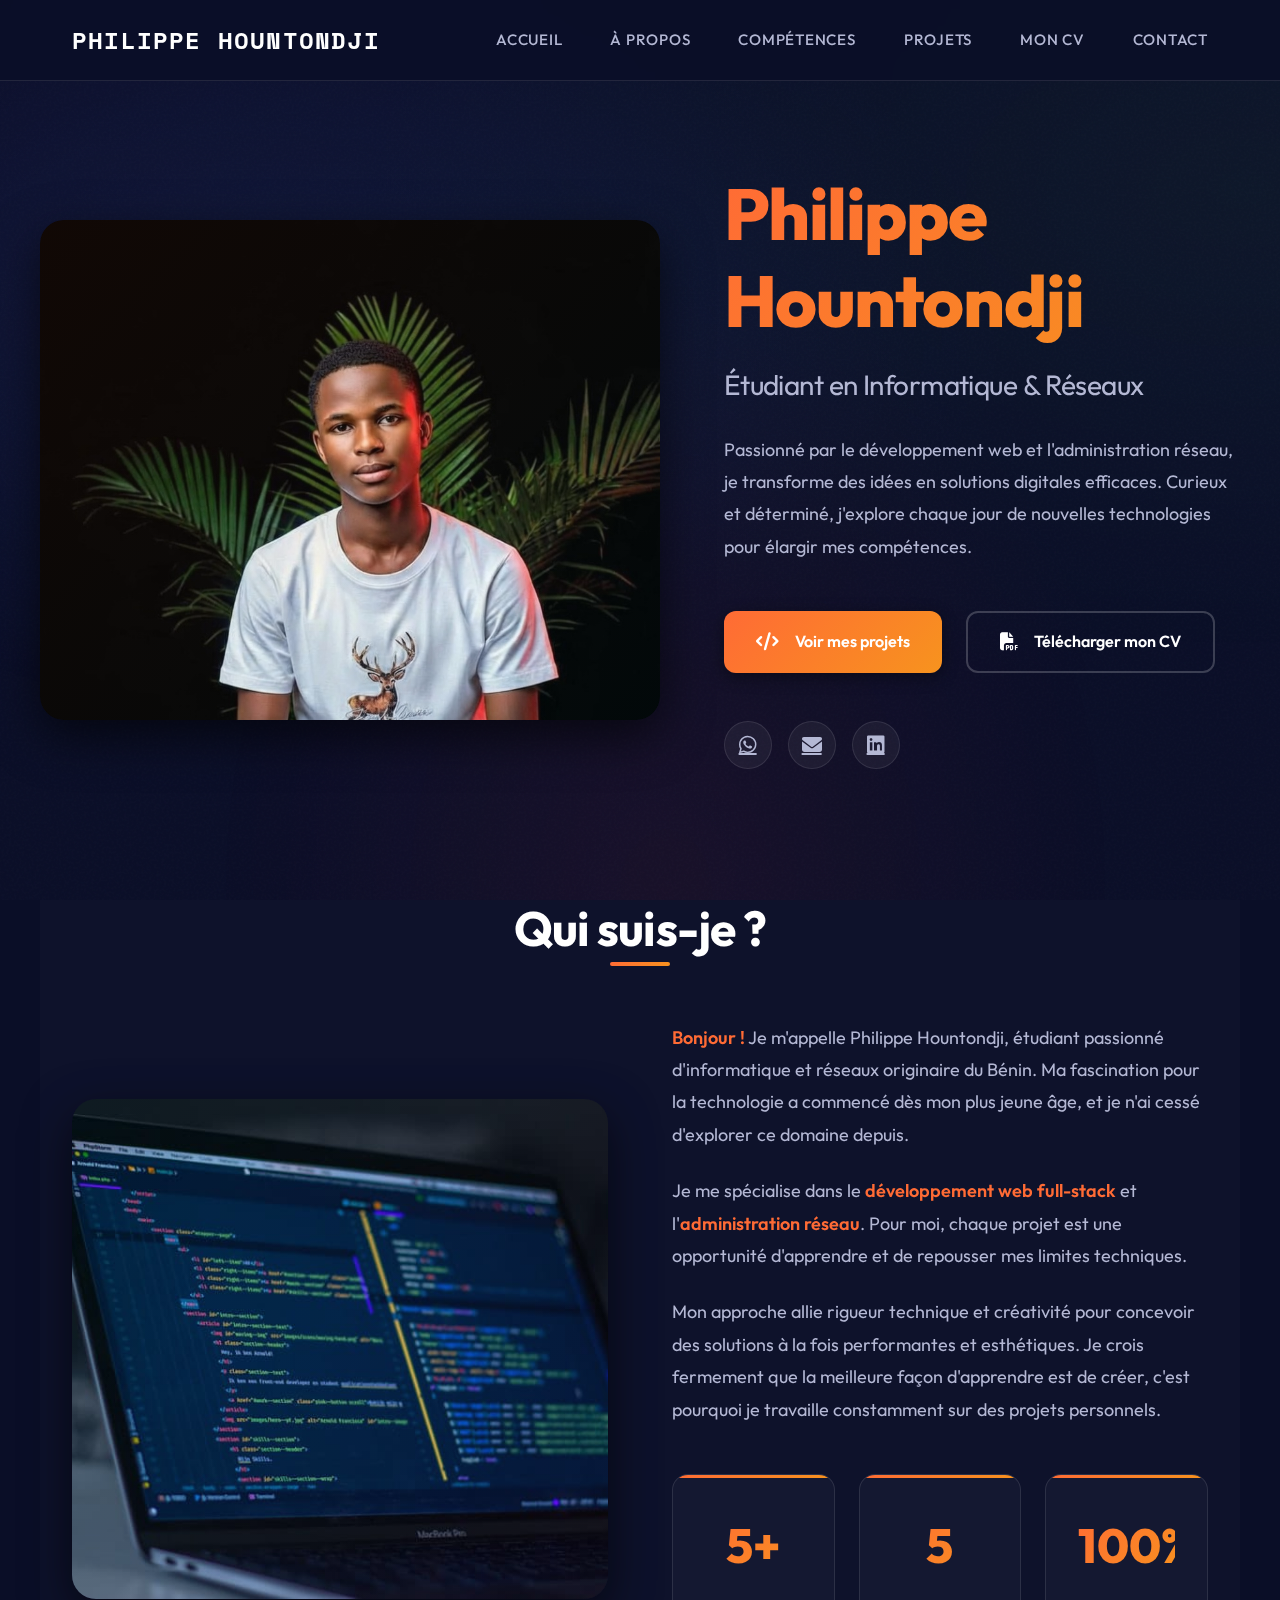
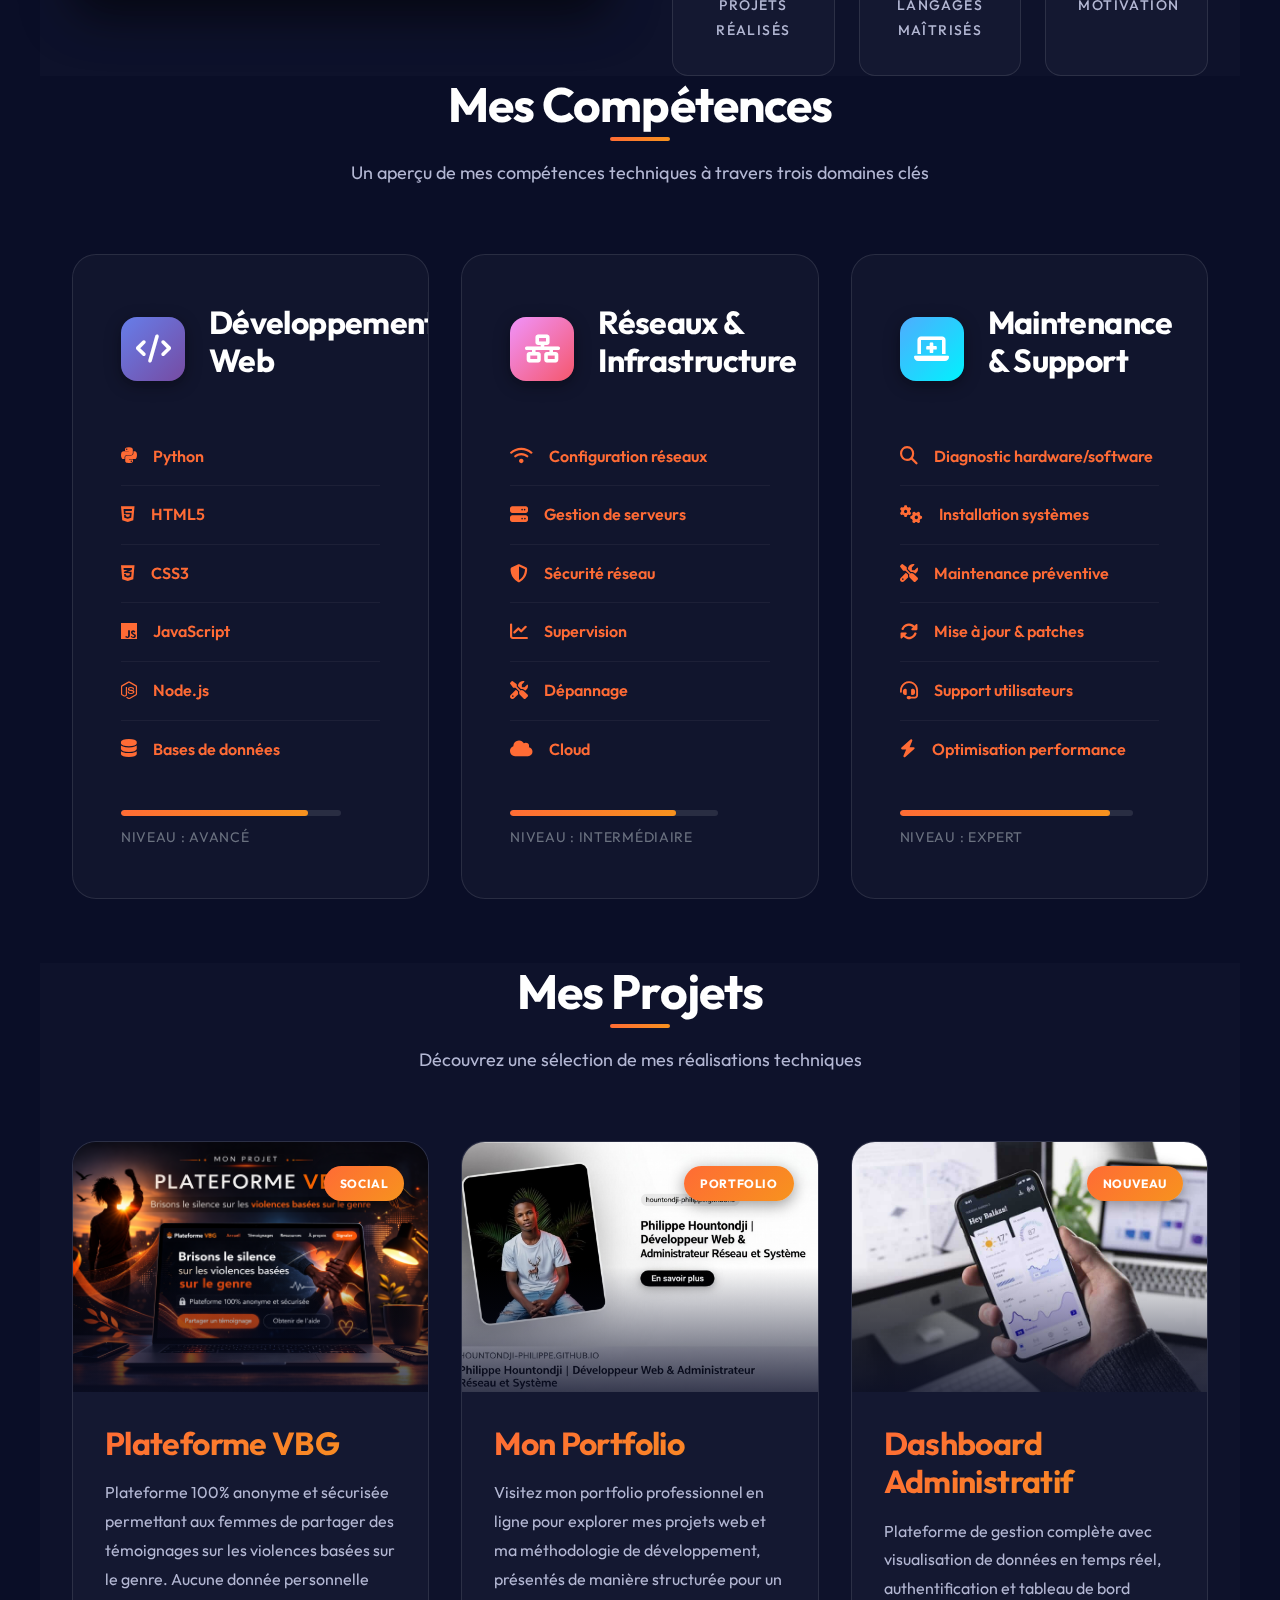
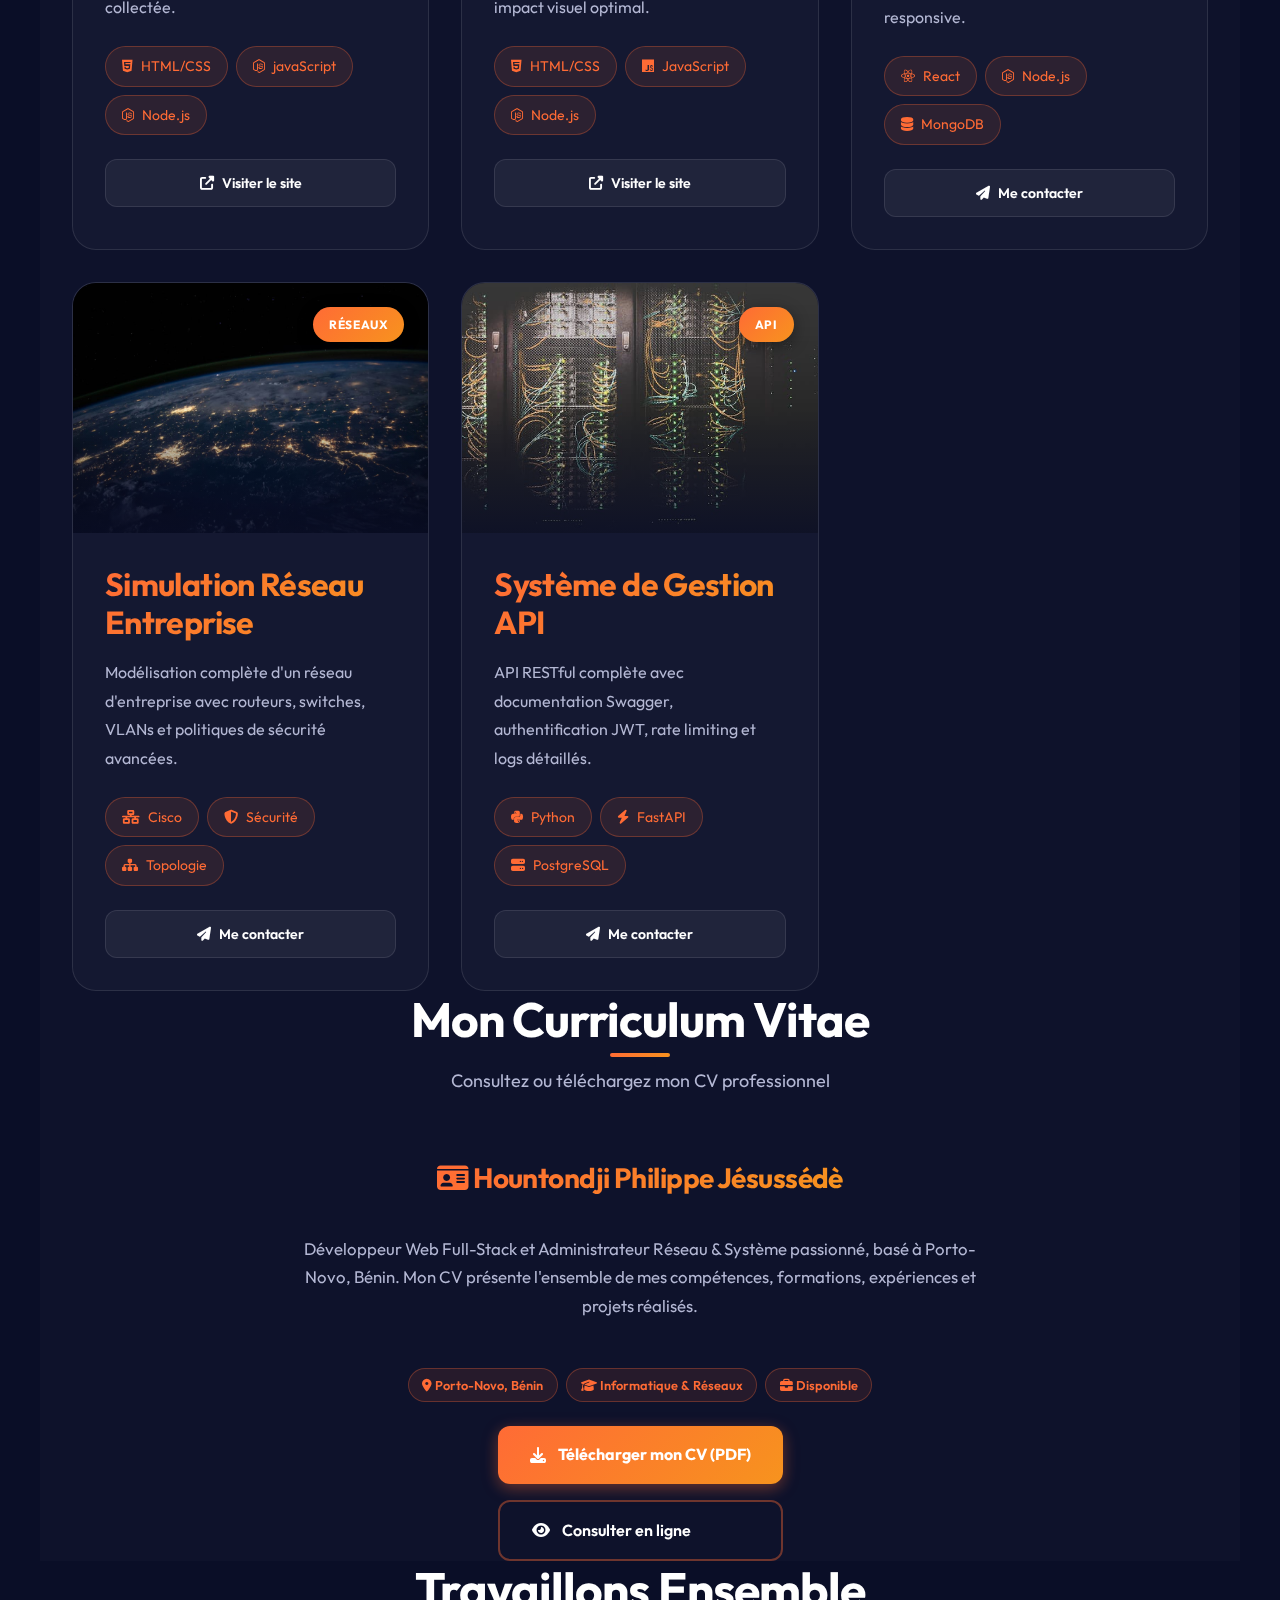
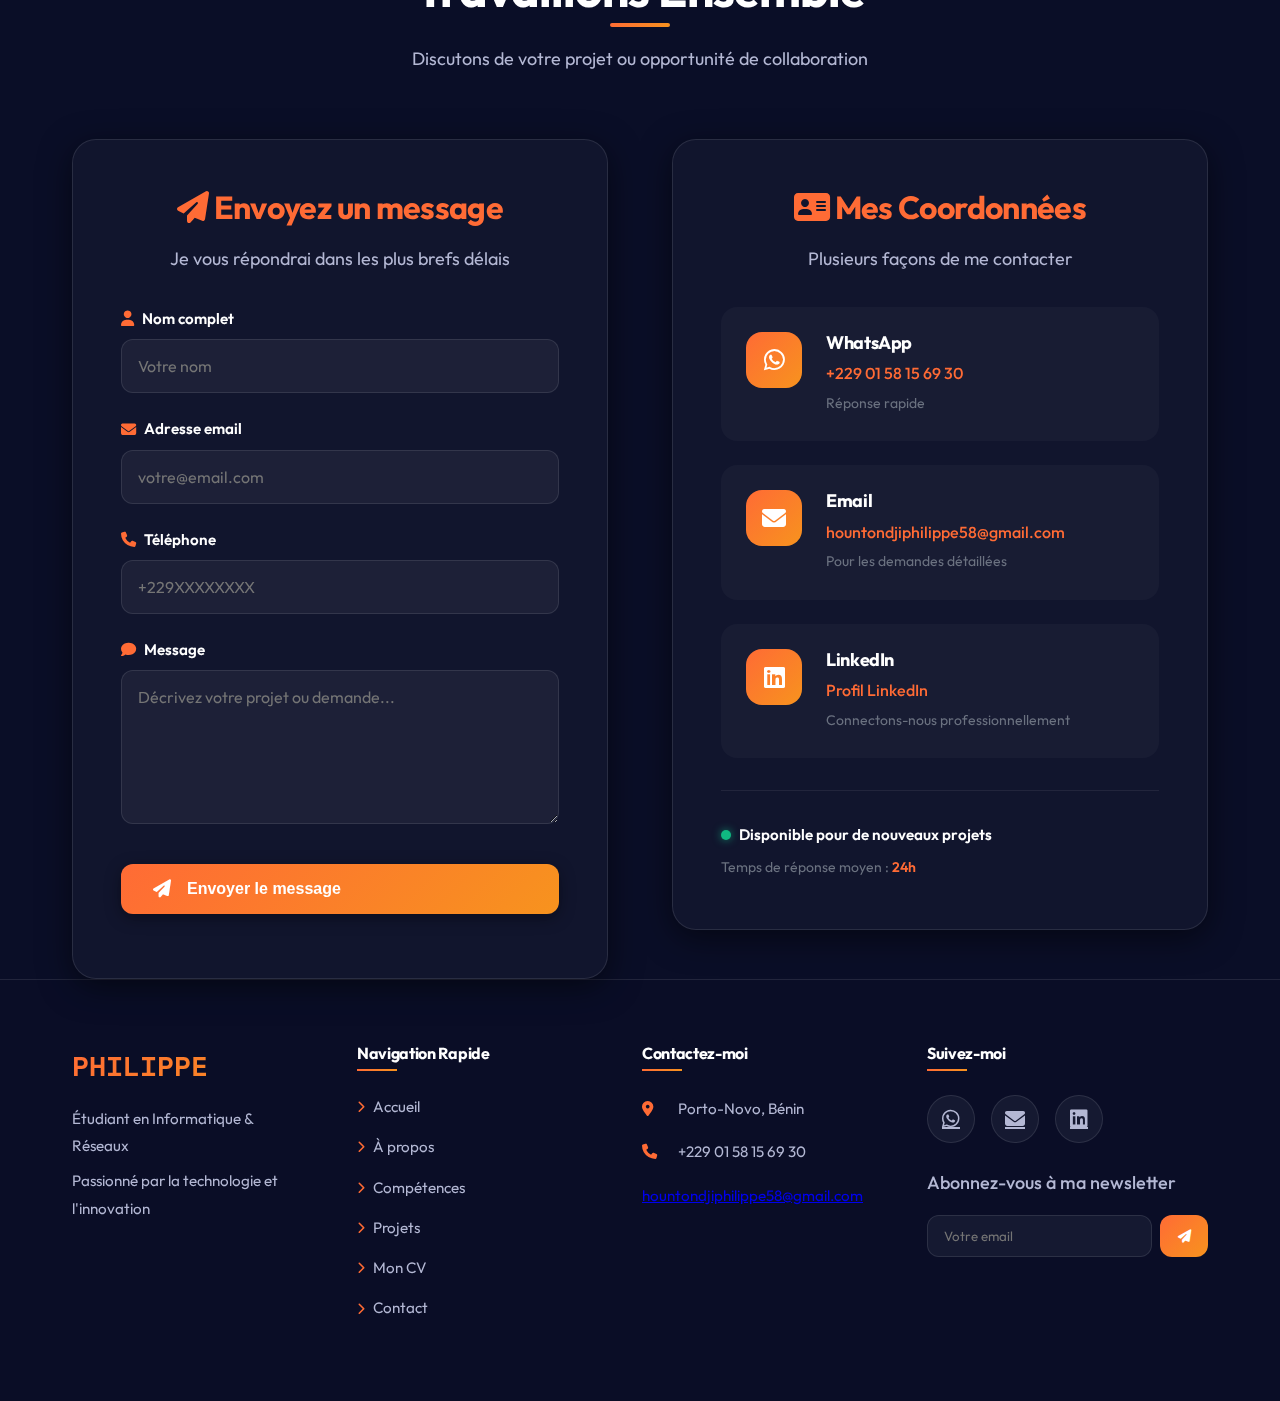
<file: index.html>
<!DOCTYPE html>
<html lang="fr">
<head>
  <meta charset="UTF-8">
  <meta name="viewport" content="width=device-width, initial-scale=1.0">
  <meta http-equiv="X-UA-Compatible" content="IE=edge">
  <meta name="google-site-verification" content="google50f42750b1197bd4" />
  <title>Philippe Hountondji | Développeur Web & Administrateur Réseau et système - Portfolio</title>
  <meta name="description" content="Philippe Hountondji - Étudiant passionné en Informatique & Réseaux au Bénin. Spécialisé en développement web full-stack (Python, JavaScript, Node.js) et administration réseau. Découvrez mon portfolio et mes projets.">
  <meta name="keywords" content="Philippe Hountondji, Hountondji Philippe, développeur web Bénin, administration réseau, portfolio développeur, Python, JavaScript, Node.js, HTML, CSS, étudiant informatique">
  <meta name="author" content="Philippe Hountondji">
  <meta name="robots" content="index, follow">
  <link rel="canonical" href="https://hountondji-philippe.github.io/portfolio/">
  <meta property="og:title" content="Philippe Hountondji | Développeur Web & Administrateur Réseau et Système">
  <meta property="og:description" content="Étudiant passionné en Informatique & Réseaux. Spécialisé en développement web et administration réseau. Découvrez mon portfolio.">
  <meta property="og:type" content="website">
  <meta property="og:url" content="https://hountondji-philippe.github.io/portfolio/">
  <meta property="og:image" content="https://hountondji-philippe.github.io/portfolio/images/image-9.jpg">
  <meta property="og:image:width" content="1200">
  <meta property="og:image:height" content="630">
  <meta name="og:image:alt" content="Développeur web & Administrateur réseau et système Portfolio">
  <meta property="og:site_name" content="Philippe Hountondji Développeur web & Administrateur réseau et système Portfolio">
  <meta property="og:locale" content="fr_FR">
  <meta name="twitter:card" content="summary_large_image">
  <meta name="twitter:title" content="Philippe Hountondji | Développeur Web & Administrateur Réseau et système">
  <meta name="twitter:description" content="Étudiant passionné en Informatique & Réseaux. Découvrez mon portfolio et mes projets.">
  <meta name="twitter:image" content="https://hountondji-philippe.github.io/portfolio/images/image-9.jpg">
  <script type="application/ld+json">
  {
    "@context": "https://schema.org",
    "@type": "Person",
    "name": "Philippe Hountondji",
    "url": "https://hountondji-philippe.github.io/portfolio/",
    "image": "https://hountondji-philippe.github.io/portfolio/images/acceuil.jpeg",
    "jobTitle": "Étudiant en Informatique et Réseaux",
    "description": "Développeur web et administrateur réseau passionné",
    "email": "hountondjiphilippe58@gmail.com",
    "telephone": "+22958156930",
    "address": { "@type": "PostalAddress", "addressCountry": "BJ" },
    "sameAs": [
      "https://www.linkedin.com/in/philippe-hountondji-200ba73a6",
      "https://wa.me/22958156930"
    ],
    "knowsAbout": ["Développement Web", "Python", "JavaScript", "Node.js", "HTML", "CSS", "Administration Réseau", "Sécurité Réseau"],
    "alumniOf": { "@type": "EducationalOrganization", "name": "Formation en Informatique et Réseaux" }
  }
  </script>
  <meta http-equiv="X-Frame-Options" content="DENY">
  <link rel="preconnect" href="https://fonts.googleapis.com">
  <link rel="preconnect" href="https://fonts.gstatic.com" crossorigin>
  <link rel="preload" href="css/style.css" as="style">
  <link rel="preload" href="images/acceuil.jpeg" as="image">
  <link rel="stylesheet" href="css/style.css">
  <link rel="stylesheet" href="https://cdnjs.cloudflare.com/ajax/libs/font-awesome/6.4.0/css/all.min.css">
  <link href="https://fonts.googleapis.com/css2?family=Outfit:wght@300;400;500;600;700;800&family=Space+Mono:wght@400;700&display=swap" rel="stylesheet">
  <link rel="icon" type="image/x-icon" href="https://img.icons8.com/color/96/000000/developer.png">
  <script async src="https://www.googletagmanager.com/gtag/js?id=G-KJY4BYVDHX"></script>
  <script>
    window.dataLayer = window.dataLayer || [];
    function gtag(){dataLayer.push(arguments);}
    gtag('js', new Date());
    gtag('config', 'G-KJY4BYVDHX');
  </script>
</head>

<body>
  
  <header>
    <nav class="container">
      <a href="#accueil" class="logo">PHILIPPE HOUNTONDJI</a>
      <ul class="nav-links">
        <li><a href="#accueil">Accueil</a></li>
        <li><a href="#apropos">À propos</a></li>
        <li><a href="#competences">Compétences</a></li>
        <li><a href="#projets">Projets</a></li>
        <li><a href="#cv">Mon CV</a></li>
        <li><a href="#contact">Contact</a></li>
      </ul>
      <button class="hamburger" aria-label="Menu">
        <span class="hamburger-line"></span>
        <span class="hamburger-line"></span>
        <span class="hamburger-line"></span>
      </button>
    </nav>
  </header>

  
  <section id="accueil" class="accueil container">
    <div class="accueil-image">
      <img src="images/philippe.jpeg"
        alt="Philippe Hountondji - Développeur web et administrateur réseau"
        loading="eager" fetchpriority="high" width="450" height="280">
    </div>
    <div class="hero-text">
      <h1>Philippe Hountondji</h1>
      <h2>Étudiant en Informatique & Réseaux</h2>
      <p>
        Passionné par le développement web et l'administration réseau, je transforme des idées en solutions digitales efficaces.
        Curieux et déterminé, j'explore chaque jour de nouvelles technologies pour élargir mes compétences.
      </p>
      <div class="hero-buttons">
        <a href="#projets" class="btn btn-primary">
          <i class="fas fa-code"></i> Voir mes projets
        </a>
        <a href="#cv" class="btn btn-secondary">
          <i class="fas fa-file-pdf"></i> Télécharger mon CV
        </a>
      </div>
      <div class="social-icons">
        <a href="https://wa.me/22958156930" target="_blank" rel="noopener noreferrer" aria-label="WhatsApp">
          <i class="fab fa-whatsapp"></i>
        </a>
        <a href="mailto:hountondjiphilippe58@gmail.com" aria-label="Email">
          <i class="fas fa-envelope"></i>
        </a>
        <a href="https://www.linkedin.com/in/philippe-hountondji-200ba73a6" target="_blank" rel="noopener noreferrer" aria-label="LinkedIn">
          <i class="fab fa-linkedin"></i>
        </a>
      </div>
    </div>
  </section>

  
  <section id="apropos" class="apropos container">
    <h2>Qui suis-je ?</h2>
    <div class="apropos-content">
      <div class="apropos-image">
        <img src="images/apropos.jpeg" alt="Philippe Hountondji - Développement et programmation" loading="lazy">
      </div>
      <div class="apropos-text">
        <p>
          <strong>Bonjour !</strong> Je m'appelle Philippe Hountondji, étudiant passionné d'informatique et réseaux originaire du Bénin.
          Ma fascination pour la technologie a commencé dès mon plus jeune âge, et je n'ai cessé d'explorer ce domaine depuis.
        </p>
        <p>
          Je me spécialise dans le <strong>développement web full-stack</strong> et l'<strong>administration réseau</strong>.
          Pour moi, chaque projet est une opportunité d'apprendre et de repousser mes limites techniques.
        </p>
        <p>
          Mon approche allie rigueur technique et créativité pour concevoir des solutions à la fois performantes et esthétiques.
          Je crois fermement que la meilleure façon d'apprendre est de créer, c'est pourquoi je travaille constamment sur des projets personnels.
        </p>
        <div class="apropos-stats">
          <div class="stat">
            <span class="stat-number">5+</span>
            <span class="stat-label">Projets réalisés</span>
          </div>
          <div class="stat">
            <span class="stat-number">5</span>
            <span class="stat-label">Langages maîtrisés</span>
          </div>
          <div class="stat">
            <span class="stat-number">100%</span>
            <span class="stat-label">Motivation</span>
          </div>
        </div>
      </div>
    </div>
  </section>

  
  <section id="competences" class="competences container">
    <h2>Mes Compétences</h2>
    <p class="section-subtitle">Un aperçu de mes compétences techniques à travers trois domaines clés</p>
    <div class="skills-content">
      <div class="skill-category">
        <div class="skill-header">
          <div class="skill-icon" style="background: linear-gradient(135deg, #667eea 0%, #764ba2 100%);">
            <i class="fas fa-code"></i>
          </div>
          <h3>Développement Web</h3>
        </div>
        <ul>
          <li><i class="fab fa-python"></i> <strong>Python</strong></li>
          <li><i class="fab fa-html5"></i> <strong>HTML5</strong></li>
          <li><i class="fab fa-css3-alt"></i> <strong>CSS3</strong></li>
          <li><i class="fab fa-js"></i> <strong>JavaScript</strong></li>
          <li><i class="fab fa-node-js"></i> <strong>Node.js</strong></li>
          <li><i class="fas fa-database"></i> <strong>Bases de données</strong></li>
        </ul>
        <div class="skill-progress">
          <div class="progress-bar" style="width: 85%;"></div>
          <span>Niveau : Avancé</span>
        </div>
      </div>
      <div class="skill-category">
        <div class="skill-header">
          <div class="skill-icon" style="background: linear-gradient(135deg, #f093fb 0%, #f5576c 100%);">
            <i class="fas fa-network-wired"></i>
          </div>
          <h3>Réseaux & Infrastructure</h3>
        </div>
        <ul>
          <li><i class="fas fa-wifi"></i> <strong>Configuration réseaux</strong></li>
          <li><i class="fas fa-server"></i> <strong>Gestion de serveurs</strong></li>
          <li><i class="fas fa-shield-alt"></i> <strong>Sécurité réseau</strong></li>
          <li><i class="fas fa-chart-line"></i> <strong>Supervision</strong></li>
          <li><i class="fas fa-tools"></i> <strong>Dépannage</strong></li>
          <li><i class="fas fa-cloud"></i> <strong>Cloud</strong></li>
        </ul>
        <div class="skill-progress">
          <div class="progress-bar" style="width: 80%;"></div>
          <span>Niveau : Intermédiaire</span>
        </div>
      </div>
      <div class="skill-category">
        <div class="skill-header">
          <div class="skill-icon" style="background: linear-gradient(135deg, #4facfe 0%, #00f2fe 100%);">
            <i class="fas fa-laptop-medical"></i>
          </div>
          <h3>Maintenance & Support</h3>
        </div>
        <ul>
          <li><i class="fas fa-search"></i> <strong>Diagnostic hardware/software</strong></li>
          <li><i class="fas fa-cogs"></i> <strong>Installation systèmes</strong></li>
          <li><i class="fas fa-tools"></i> <strong>Maintenance préventive</strong></li>
          <li><i class="fas fa-sync-alt"></i> <strong>Mise à jour & patches</strong></li>
          <li><i class="fas fa-headset"></i> <strong>Support utilisateurs</strong></li>
          <li><i class="fas fa-bolt"></i> <strong>Optimisation performance</strong></li>
        </ul>
        <div class="skill-progress">
          <div class="progress-bar" style="width: 90%;"></div>
          <span>Niveau : Expert</span>
        </div>
      </div>
    </div>
    <!-- <div class="competences-image">
      <img src="images/competences.jpeg"
        alt="Infrastructure réseau et serveurs - Compétences de Philippe Hountondji" loading="lazy">
    </div> -->
  </section>

  
  <section id="projets" class="projets container">
    <h2>Mes Projets</h2>
    <p class="section-subtitle">Découvrez une sélection de mes réalisations techniques</p>
    <div class="projets-grid">

      
      <div class="projet-card">
        <div class="projet-badge">Social</div>
        <div class="projet-image">
          <img src="images/VBG.png"
            onerror="this.src='images/projets-1.jpeg'"
            alt="Plateforme VBG - Briser le silence en toute sécurité" loading="lazy">
        </div>
        <div class="projet-content">
          <h3>Plateforme VBG</h3>
          <p>Plateforme 100% anonyme et sécurisée permettant aux femmes de partager des témoignages sur les violences basées sur le genre. Aucune donnée personnelle collectée.</p>
          <div class="projet-technologies">
            <span><i class="fab fa-html5"></i> HTML/CSS</span>
            <span><i class="fab fa-node-js"></i> javaScript</span>
            <span><i class="fab fa-node-js"></i> Node.js</span>
          </div>
          <div class="projet-links">
            <a href="https://vbg-production.up.railway.app" target="_blank" rel="noopener noreferrer" class="projet-link">
              <i class="fas fa-external-link-alt"></i> Visiter le site
            </a>
          </div>
        </div>
      </div>

      
      <div class="projet-card">
        <div class="projet-badge">Portfolio</div>
        <div class="projet-image">
          <img src="images/image-9.jpg"
            alt="Portfolio Philippe Hountondji" loading="lazy">
        </div>
        <div class="projet-content">
          <h3>Mon Portfolio</h3>
          <p>Visitez mon portfolio professionnel en ligne pour explorer mes projets web et ma méthodologie de développement, présentés de manière structurée pour un impact visuel optimal.</p>
          <div class="projet-technologies">
            <span><i class="fab fa-html5"></i> HTML/CSS</span>
            <span><i class="fab fa-js"></i> JavaScript</span>
            <span><i class="fab fa-node-js"></i> Node.js</span>
          </div>
          <div class="projet-links">
            <a href="https://hountondji-philippe.github.io/portfolio" target="_blank" rel="noopener noreferrer" class="projet-link">
              <i class="fas fa-external-link-alt"></i> Visiter le site
            </a>
          </div>
        </div>
      </div>

      
      <div class="projet-card">
        <div class="projet-badge">Nouveau</div>
        <div class="projet-image">
          <img src="images/projets-1.jpeg"
            alt="Dashboard Administratif - Projet de Philippe Hountondji" loading="lazy">
        </div>
        <div class="projet-content">
          <h3>Dashboard Administratif</h3>
          <p>Plateforme de gestion complète avec visualisation de données en temps réel, authentification et tableau de bord responsive.</p>
          <div class="projet-technologies">
            <span><i class="fab fa-react"></i> React</span>
            <span><i class="fab fa-node-js"></i> Node.js</span>
            <span><i class="fas fa-database"></i> MongoDB</span>
          </div>
          <div class="projet-links">
            <a href="#contact" class="projet-link"><i class="fas fa-paper-plane"></i> Me contacter</a>
          </div>
        </div>
      </div>

      
      <div class="projet-card">
        <div class="projet-badge">Réseaux</div>
        <div class="projet-image">
          <img src="images/projets-2.jpeg"
            alt="Simulation Réseau Entreprise - Projet de Philippe Hountondji" loading="lazy">
        </div>
        <div class="projet-content">
          <h3>Simulation Réseau Entreprise</h3>
          <p>Modélisation complète d'un réseau d'entreprise avec routeurs, switches, VLANs et politiques de sécurité avancées.</p>
          <div class="projet-technologies">
            <span><i class="fas fa-network-wired"></i> Cisco</span>
            <span><i class="fas fa-shield-alt"></i> Sécurité</span>
            <span><i class="fas fa-sitemap"></i> Topologie</span>
          </div>
          <div class="projet-links">
            <a href="#contact" class="projet-link"><i class="fas fa-paper-plane"></i> Me contacter</a>
          </div>
        </div>
      </div>

      
      <div class="projet-card">
        <div class="projet-badge">API</div>
        <div class="projet-image">
          <img src="images/projets-3.jpeg"
            alt="Système de Gestion API - Projet de Philippe Hountondji" loading="lazy">
        </div>
        <div class="projet-content">
          <h3>Système de Gestion API</h3>
          <p>API RESTful complète avec documentation Swagger, authentification JWT, rate limiting et logs détaillés.</p>
          <div class="projet-technologies">
            <span><i class="fab fa-python"></i> Python</span>
            <span><i class="fas fa-bolt"></i> FastAPI</span>
            <span><i class="fas fa-server"></i> PostgreSQL</span>
          </div>
          <div class="projet-links">
            <a href="#contact" class="projet-link"><i class="fas fa-paper-plane"></i> Me contacter</a>
          </div>
        </div>
      </div>

    </div>
  </section>

  
  <section id="cv" class="container">
    <h2>Mon Curriculum Vitae</h2>
    <p class="section-subtitle">Consultez ou téléchargez mon CV professionnel</p>
    <div class="cv-center">
      <h3><i class="fas fa-id-card"></i> Hountondji Philippe Jésussédè</h3>
      <p>
        Développeur Web Full-Stack et Administrateur Réseau & Système passionné, basé à Porto-Novo, Bénin.
        Mon CV présente l'ensemble de mes compétences, formations, expériences et projets réalisés.
      </p>
      <div class="cv-info-badges">
        <span class="cv-badge"><i class="fas fa-map-marker-alt"></i> Porto-Novo, Bénin</span>
        <span class="cv-badge"><i class="fas fa-graduation-cap"></i> Informatique & Réseaux</span>
        <span class="cv-badge"><i class="fas fa-briefcase"></i> Disponible</span>
      </div>
      <div class="cv-buttons">
        <a href="cv/cv_philippe_hountondji.pdf" download="CV_Philippe_Hountondji.pdf" class="btn-cv-download">
          <i class="fas fa-download"></i> Télécharger mon CV (PDF)
        </a>
        <a href="cv/cv_philippe_hountondji.pdf" target="_blank" rel="noopener noreferrer" class="btn-cv-view">
          <i class="fas fa-eye"></i> Consulter en ligne
        </a>
      </div>
    </div>
  </section>

  
  <section id="contact" class="contact container">
    <h2>Travaillons Ensemble</h2>
    <p class="section-subtitle">Discutons de votre projet ou opportunité de collaboration</p>
    <div class="contact-content">
      <div class="contact-form-wrapper">
        <div class="form-header">
          <h3><i class="fas fa-paper-plane"></i> Envoyez un message</h3>
          <p>Je vous répondrai dans les plus brefs délais</p>
        </div>
        <form class="contact-form" id="contactForm" autocomplete="on" novalidate>
          <div class="form-group">
            <label for="name"><i class="fas fa-user"></i> Nom complet</label>
            <input type="text" id="name" name="name" placeholder="Votre nom" autocomplete="name" required minlength="2" maxlength="100">
            <small class="error-message" id="error-name"></small>
          </div>
          <div class="form-group">
            <label for="email"><i class="fas fa-envelope"></i> Adresse email</label>
            <input type="email" id="email" name="email" placeholder="votre@email.com" autocomplete="email" required maxlength="254">
            <small class="error-message" id="error-email"></small>
          </div>
          <div class="form-group">
            <label for="phone"><i class="fas fa-phone"></i> Téléphone</label>
            <input type="tel" id="phone" name="phone" placeholder="+229XXXXXXXX" autocomplete="tel" maxlength="20">
            <small class="error-message" id="error-phone"></small>
          </div>
          <div class="form-group">
            <label for="message"><i class="fas fa-comment"></i> Message</label>
            <textarea id="message" name="message" rows="6"
              placeholder="Décrivez votre projet ou demande..." required minlength="10" maxlength="2000"></textarea>
            <small class="error-message" id="error-message"></small>
          </div>
          <div class="form-actions">
            <button type="submit" class="btn btn-primary btn-submit">
              <i class="fas fa-paper-plane"></i> Envoyer le message
            </button>
            <div id="form-response"></div>
          </div>
        </form>
      </div>
      <div class="contact-info">
        <div class="contact-card">
          <div class="contact-card-header">
            <h3><i class="fas fa-address-card"></i> Mes Coordonnées</h3>
            <p>Plusieurs façons de me contacter</p>
          </div>
          <div class="contact-methods">
            <div class="contact-method">
              <div class="contact-icon"><i class="fab fa-whatsapp"></i></div>
              <div class="contact-details">
                <h4>WhatsApp</h4>
                <a href="https://wa.me/22958156930" target="_blank" rel="noopener noreferrer">+229 01 58 15 69 30</a>
                <p>Réponse rapide</p>
              </div>
            </div>
            <div class="contact-method">
              <div class="contact-icon"><i class="fas fa-envelope"></i></div>
              <div class="contact-details">
                <h4>Email</h4>
                <a href="mailto:hountondjiphilippe58@gmail.com">hountondjiphilippe58@gmail.com</a>
                <p>Pour les demandes détaillées</p>
              </div>
            </div>
            <div class="contact-method">
              <div class="contact-icon"><i class="fab fa-linkedin"></i></div>
              <div class="contact-details">
                <h4>LinkedIn</h4>
                <a href="https://www.linkedin.com/in/philippe-hountondji-200ba73a6" target="_blank" rel="noopener noreferrer">Profil LinkedIn</a>
                <p>Connectons-nous professionnellement</p>
              </div>
            </div>
          </div>
          <div class="contact-availability">
            <div class="availability-indicator">
              <span class="availability-dot"></span>
              <span>Disponible pour de nouveaux projets</span>
            </div>
            <p>Temps de réponse moyen : <strong>24h</strong></p>
          </div>
        </div>
      </div>
    </div>
  </section>

  
  <footer class="footer">
    <div class="container">
      <div class="footer-content">
        <div class="footer-logo">
          <a href="#accueil">PHILIPPE</a>
          <p>Étudiant en Informatique & Réseaux</p>
          <p>Passionné par la technologie et l'innovation</p>
        </div>
        <div class="footer-links">
          <h4>Navigation Rapide</h4>
          <ul>
            <li><a href="#accueil"><i class="fas fa-chevron-right"></i> Accueil</a></li>
            <li><a href="#apropos"><i class="fas fa-chevron-right"></i> À propos</a></li>
            <li><a href="#competences"><i class="fas fa-chevron-right"></i> Compétences</a></li>
            <li><a href="#projets"><i class="fas fa-chevron-right"></i> Projets</a></li>
            <li><a href="#cv"><i class="fas fa-chevron-right"></i> Mon CV</a></li>
            <li><a href="#contact"><i class="fas fa-chevron-right"></i> Contact</a></li>
          </ul>
        </div>
        <div class="footer-contact">
          <h4>Contactez-moi</h4>
          <p><i class="fas fa-map-marker-alt"></i> Porto-Novo, Bénin</p>
          <p><i class="fas fa-phone"></i> +229 01 58 15 69 30</p>
          <p><a href="mailto:hountondjiphilippe58@gmail.com">hountondjiphilippe58@gmail.com</a></p>
        </div>
        <div class="footer-social">
          <h4>Suivez-moi</h4>
          <div class="social-icons">
            <a href="https://wa.me/22958156930" target="_blank" rel="noopener noreferrer" aria-label="WhatsApp"><i class="fab fa-whatsapp"></i></a>
            <a href="mailto:hountondjiphilippe58@gmail.com" aria-label="Email"><i class="fas fa-envelope"></i></a>
            <a href="https://www.linkedin.com/in/philippe-hountondji-200ba73a6" target="_blank" rel="noopener noreferrer" aria-label="LinkedIn"><i class="fab fa-linkedin"></i></a>
          </div>
          <p class="footer-newsletter">Abonnez-vous à ma newsletter</p>
          <form class="newsletter-form">
            <input type="email" name="email" placeholder="Votre email" required>
            <button type="submit"><i class="fas fa-paper-plane"></i></button>
          </form>
        </div>
      </div>
    </div>
  </footer>
  <script scr="js/script.js"></script>
</body>
</html>
</file>
<file: css/style.css>
@import url('https://fonts.googleapis.com/css2?family=Outfit:wght@300;400;500;600;700;800&family=Space+Mono:wght@400;700&display=swap');

/* === VARIABLES CSS === */
:root {
  /* Palette de couleurs moderne */
  --color-bg-primary: #0A0E27;
  --color-bg-secondary: #121630;
  --color-bg-tertiary: #1A1F3A;
  --color-bg-card: #16192F;
  
  /* Accents vibrants */
  --color-accent-orange: #FF6B35;
  --color-accent-blue: #00D9FF;
  --color-accent-purple: #A855F7;
  --color-accent-green: #10B981;
  
  /* Texte */
  --color-text-primary: #FFFFFF;
  --color-text-secondary: #B4B8D4;
  --color-text-muted: #6B7280;
  
  /* Gradients */
  --gradient-primary: linear-gradient(135deg, #FF6B35 0%, #F7931E 100%);
  --gradient-secondary: linear-gradient(135deg, #00D9FF 0%, #0099CC 100%);
  --gradient-mesh: radial-gradient(at 27% 37%, hsla(215, 98%, 61%, 0.15) 0px, transparent 50%),
                   radial-gradient(at 97% 21%, hsla(125, 98%, 72%, 0.1) 0px, transparent 50%),
                   radial-gradient(at 52% 99%, hsla(354, 98%, 61%, 0.15) 0px, transparent 50%),
                   radial-gradient(at 10% 29%, hsla(256, 96%, 67%, 0.1) 0px, transparent 50%);
  
  /* Ombres */
  --shadow-sm: 0 2px 8px rgba(0, 0, 0, 0.3);
  --shadow-md: 0 4px 16px rgba(0, 0, 0, 0.4);
  --shadow-lg: 0 8px 32px rgba(0, 0, 0, 0.5);
  --shadow-xl: 0 16px 48px rgba(0, 0, 0, 0.6);
  --shadow-glow: 0 0 40px rgba(255, 107, 53, 0.3);
  
  /* Typographie */
  --font-display: 'Outfit', sans-serif;
  --font-mono: 'Space Mono', monospace;
  
  /* Espacements */
  --spacing-xs: 0.5rem;
  --spacing-sm: 1rem;
  --spacing-md: 1.5rem;
  --spacing-lg: 2rem;
  --spacing-xl: 3rem;
  --spacing-2xl: 4rem;
  
  /* Bordures */
  --radius-sm: 8px;
  --radius-md: 12px;
  --radius-lg: 16px;
  --radius-xl: 24px;
  --radius-full: 9999px;
  
  /* Transitions */
  --transition-fast: 0.15s cubic-bezier(0.4, 0, 0.2, 1);
  --transition-base: 0.3s cubic-bezier(0.4, 0, 0.2, 1);
  --transition-slow: 0.5s cubic-bezier(0.4, 0, 0.2, 1);
  --transition-bounce: 0.6s cubic-bezier(0.68, -0.55, 0.265, 1.55);
}

/* === RESET & BASE === */
* {
  margin: 0;
  padding: 0;
  box-sizing: border-box;
}

/* Images responsives - Empêcher le débordement */
img {
  max-width: 100%;
  height: auto;
  display: block;
}

/* Protection contre le débordement horizontal */
html, body {
  max-width: 100%;
  overflow-x: hidden;
}

html {
  scroll-behavior: auto;
  font-size: 16px;
}

body {
  font-family: var(--font-display);
  background-color: var(--color-bg-primary);
  color: var(--color-text-primary);
  line-height: 1.6;
  overflow-x: hidden;
  position: relative;
  -webkit-font-smoothing: antialiased;
  -moz-osx-font-smoothing: grayscale;
}

/* Arrière-plan avec effet mesh gradient */
body::before {
  content: '';
  position: fixed;
  top: 0;
  left: 0;
  width: 100%;
  height: 100%;
  background: var(--gradient-mesh);
  z-index: -1;
  opacity: 0.4;
}

/* Effet de grain subtil */
body::after {
  content: '';
  position: fixed;
  top: 0;
  left: 0;
  width: 100%;
  height: 100%;
  background-image: url("data:image/svg+xml,%3Csvg viewBox='0 0 400 400' xmlns='http://www.w3.org/2000/svg'%3E%3Cfilter id='noiseFilter'%3E%3CfeTurbulence type='fractalNoise' baseFrequency='0.9' numOctaves='4' stitchTiles='stitch'/%3E%3C/filter%3E%3Crect width='100%25' height='100%25' filter='url(%23noiseFilter)' opacity='0.05'/%3E%3C/svg%3E");
  z-index: -1;
  pointer-events: none;
  opacity: 0.5;
}

/* === TYPOGRAPHIE === */
h1, h2, h3, h4, h5, h6 {
  font-family: var(--font-display);
  font-weight: 700;
  line-height: 1.2;
  letter-spacing: -0.02em;
}

h1 {
  font-size: clamp(2.5rem, 6vw, 4.5rem);
  font-weight: 800;
  background: var(--gradient-primary);
  -webkit-background-clip: text;
  -webkit-text-fill-color: transparent;
  background-clip: text;
  margin-bottom: var(--spacing-md);
  animation: fadeInUp 0.05s ease-out;
}

h2 {
  font-size: clamp(2rem, 4vw, 3rem);
  color: var(--color-text-primary);
  margin-bottom: var(--spacing-lg);
  position: relative;
  display: inline-block;
}

h2::after {
  content: '';
  position: absolute;
  bottom: -8px;
  left: 0;
  width: 60px;
  height: 4px;
  background: var(--gradient-primary);
  border-radius: 2px;
}

h3 {
  font-size: clamp(1.5rem, 3vw, 2rem);
  color: var(--color-text-primary);
  margin-bottom: var(--spacing-sm);
}

p {
  color: var(--color-text-secondary);
  font-size: 1.125rem;
  line-height: 1.8;
  margin-bottom: var(--spacing-md);
}

strong {
  color: var(--color-accent-orange);
  font-weight: 600;
}

/* === CONTAINER === */
.container {
  max-width: 1200px;
  margin: 0 auto;
  padding: 0 var(--spacing-lg);
}

/* === ANIMATIONS - Ultra-rapides === */
@keyframes fadeInUp {
  from {
    opacity: 0;
    transform: translateY(5px);
  }
  to {
    opacity: 1;
    transform: translateY(0);
  }
}

/* === HEADER === */
header {
  position: fixed;
  top: 0;
  left: 0;
  width: 100%;
  z-index: 1000;
  background: rgba(10, 14, 39, 0.8);
  backdrop-filter: blur(20px);
  -webkit-backdrop-filter: blur(20px);
  border-bottom: 1px solid rgba(255, 255, 255, 0.1);
  transition: all var(--transition-base);
}

header.scrolled {
  background: rgba(10, 14, 39, 0.95);
  box-shadow: var(--shadow-lg);
}

nav.container {
  display: flex;
  justify-content: space-between;
  align-items: center;
  height: 80px;
}

.logo {
  font-family: var(--font-mono);
  font-size: 1.5rem;
  font-weight: 700;
  color: var(--color-text-primary);
  text-decoration: none;
  letter-spacing: 0.05em;
  transition: color var(--transition-fast);
}

.logo:hover {
  color: var(--color-accent-orange);
}

.nav-links {
  display: flex;
  gap: var(--spacing-xl);
  list-style: none;
}

.nav-links a {
  color: var(--color-text-secondary);
  text-decoration: none;
  font-weight: 500;
  font-size: 0.95rem;
  letter-spacing: 0.05em;
  text-transform: uppercase;
  position: relative;
  transition: color var(--transition-fast);
}

.nav-links a::before {
  content: '';
  position: absolute;
  bottom: -5px;
  left: 0;
  width: 0;
  height: 2px;
  background: var(--gradient-primary);
  transition: width var(--transition-base);
}

.nav-links a:hover,
.nav-links a.active {
  color: var(--color-text-primary);
}

.nav-links a:hover::before,
.nav-links a.active::before {
  width: 100%;
}

.hamburger {
  display: none;
  background: none;
  border: none;
  cursor: pointer;
  padding: var(--spacing-xs);
}

.hamburger-line {
  display: block;
  width: 25px;
  height: 2px;
  background: var(--color-text-primary);
  margin: 6px 0;
  transition: all var(--transition-base);
  border-radius: 2px;
}

/* === SECTION ACCUEIL === */
.accueil {
  padding: 140px 0 100px;
  min-height: 100vh;
  display: grid;
  grid-template-columns: 1.2fr 1fr;
  gap: var(--spacing-2xl);
  align-items: center;
}

.hero-text {
  animation: fadeInUp 0.05s ease-out;
}

.hero-text h2 {
  font-size: 1.75rem;
  font-weight: 400;
  color: var(--color-text-secondary);
  margin-bottom: var(--spacing-lg);
}

.hero-text h2::after {
  display: none;
}

.hero-text p {
  font-size: 1.125rem;
  margin-bottom: var(--spacing-xl);
  max-width: 600px;
}

.hero-buttons {
  display: flex;
  gap: var(--spacing-md);
  margin-bottom: var(--spacing-xl);
  flex-wrap: wrap;
}

.accueil-image {
  position: relative;
  border-radius: var(--radius-xl);
  overflow: hidden;
  box-shadow: var(--shadow-xl);
  animation: fadeInUp 0.05s 0.02s ease-out both;
}

.accueil-image::before {
  content: '';
  position: absolute;
  inset: 0;
  background: linear-gradient(135deg, rgba(255, 107, 53, 0.2), rgba(0, 217, 255, 0.1));
  z-index: 1;
  opacity: 0.3;
  transition: opacity var(--transition-base);
}

.accueil-image:hover::before {
  opacity: 0.1;
}

.accueil-image img {
  width: 100%;
  height: 500px;
  object-fit: cover;
  object-position: center top;
  transition: transform var(--transition-slow);
}

.accueil-image:hover img {
  transform: scale(1.05);
}

/* === BOUTONS === */
.btn {
  display: inline-flex;
  align-items: center;
  gap: var(--spacing-sm);
  padding: 1rem 2rem;
  border-radius: var(--radius-md);
  font-weight: 600;
  font-size: 1rem;
  text-decoration: none;
  border: none;
  cursor: pointer;
  transition: all var(--transition-base);
  position: relative;
  overflow: hidden;
}

.btn::before {
  content: '';
  position: absolute;
  top: 50%;
  left: 50%;
  width: 0;
  height: 0;
  border-radius: 50%;
  background: rgba(255, 255, 255, 0.2);
  transform: translate(-50%, -50%);
  transition: width 0.6s, height 0.6s;
}

.btn:hover::before {
  width: 300px;
  height: 300px;
}

.btn-primary {
  background: var(--gradient-primary);
  color: white;
  box-shadow: var(--shadow-md);
}

.btn-primary:hover {
  transform: translateY(-3px);
  box-shadow: var(--shadow-lg), var(--shadow-glow);
}

.btn-secondary {
  background: transparent;
  color: var(--color-text-primary);
  border: 2px solid rgba(255, 255, 255, 0.2);
}

.btn-secondary:hover {
  background: rgba(255, 255, 255, 0.05);
  border-color: var(--color-accent-orange);
  transform: translateY(-3px);
}

.btn i {
  font-size: 1.125rem;
  transition: transform var(--transition-base);
}

.btn:hover i {
  transform: translateX(5px);
}

/* === SOCIAL ICONS === */
.social-icons {
  display: flex;
  gap: var(--spacing-sm);
}

.social-icons a {
  display: flex;
  align-items: center;
  justify-content: center;
  width: 48px;
  height: 48px;
  background: rgba(255, 255, 255, 0.05);
  border: 1px solid rgba(255, 255, 255, 0.1);
  border-radius: var(--radius-full);
  color: var(--color-text-secondary);
  font-size: 1.25rem;
  transition: all var(--transition-base);
}

.social-icons a:hover {
  background: var(--gradient-primary);
  color: white;
  border-color: transparent;
  transform: translateY(-5px);
  box-shadow: var(--shadow-lg);
}

/* === SECTION GENERALE === */
section {
  padding: 100px 0;
  position: relative;
  scroll-margin-top: 80px;
}

.section-subtitle {
  text-align: center;
  color: var(--color-text-secondary);
  font-size: 1.125rem;
  margin-bottom: var(--spacing-2xl);
  margin-top: -var(--spacing-md);
}

/* === À PROPOS === */
.apropos {
  background: rgba(18, 22, 48, 0.5);
}

.apropos h2 {
  text-align: center;
  display: block;
  margin-bottom: var(--spacing-2xl);
}

.apropos h2::after {
  left: 50%;
  transform: translateX(-50%);
}

.apropos-content {
  display: grid;
  grid-template-columns: 1fr 1fr;
  gap: var(--spacing-2xl);
  align-items: center;
}

.apropos-image {
  position: relative;
  border-radius: var(--radius-xl);
  overflow: hidden;
  box-shadow: var(--shadow-xl);
}

.apropos-image::before {
  content: '';
  position: absolute;
  inset: 0;
  background: linear-gradient(135deg, rgba(0, 217, 255, 0.2), rgba(168, 85, 247, 0.1));
  z-index: 1;
  opacity: 0.3;
  transition: opacity var(--transition-base);
}

.apropos-image:hover::before {
  opacity: 0.1;
}

.apropos-image img {
  width: 100%;
  height: 500px;
  object-fit: cover;
  transition: transform var(--transition-slow);
}

.apropos-image:hover img {
  transform: scale(1.05);
}

.apropos-text p {
  font-size: 1.125rem;
  line-height: 1.8;
}

.apropos-stats {
  display: grid;
  grid-template-columns: repeat(3, 1fr);
  gap: var(--spacing-md);
  margin-top: var(--spacing-xl);
}

.stat {
  background: rgba(255, 255, 255, 0.03);
  border: 1px solid rgba(255, 255, 255, 0.1);
  border-radius: var(--radius-lg);
  padding: var(--spacing-lg);
  text-align: center;
  transition: all var(--transition-base);
  position: relative;
  overflow: hidden;
}

.stat::before {
  content: '';
  position: absolute;
  top: 0;
  left: 0;
  width: 100%;
  height: 3px;
  background: var(--gradient-primary);
}

.stat:hover {
  transform: translateY(-10px);
  background: rgba(255, 107, 53, 0.05);
  border-color: var(--color-accent-orange);
  box-shadow: var(--shadow-lg);
}

.stat-number {
  display: block;
  font-size: 3rem;
  font-weight: 800;
  background: var(--gradient-primary);
  -webkit-background-clip: text;
  -webkit-text-fill-color: transparent;
  background-clip: text;
  margin-bottom: var(--spacing-xs);
}

.stat-label {
  color: var(--color-text-secondary);
  font-size: 0.875rem;
  text-transform: uppercase;
  letter-spacing: 0.1em;
  font-weight: 500;
}

/* === COMPÉTENCES === */
.competences h2 {
  text-align: center;
  display: block;
  margin-bottom: var(--spacing-md);
}

.competences h2::after {
  left: 50%;
  transform: translateX(-50%);
}

.skills-content {
  display: grid;
  grid-template-columns: repeat(3, 1fr);
  gap: var(--spacing-lg);
  margin-bottom: var(--spacing-2xl);
}

.skill-category {
  background: rgba(255, 255, 255, 0.03);
  border: 1px solid rgba(255, 255, 255, 0.1);
  border-radius: var(--radius-xl);
  padding: var(--spacing-xl);
  transition: all var(--transition-base);
  position: relative;
  overflow: hidden;
}

.skill-category::before {
  content: '';
  position: absolute;
  top: 0;
  right: 0;
  width: 200px;
  height: 200px;
  background: var(--gradient-primary);
  border-radius: 50%;
  filter: blur(60px);
  opacity: 0;
  transition: opacity var(--transition-slow);
}

.skill-category:hover::before {
  opacity: 0.1;
}

.skill-category:hover {
  transform: translateY(-10px);
  border-color: var(--color-accent-orange);
  box-shadow: var(--shadow-xl);
}

.skill-header {
  display: flex;
  align-items: center;
  gap: var(--spacing-md);
  margin-bottom: var(--spacing-lg);
}

.skill-icon {
  width: 64px;
  height: 64px;
  border-radius: var(--radius-lg);
  display: flex;
  align-items: center;
  justify-content: center;
  background: var(--gradient-primary);
  color: white;
  font-size: 1.75rem;
  flex-shrink: 0;
  box-shadow: var(--shadow-md);
}

.skill-category:nth-child(2) .skill-icon {
  background: var(--gradient-secondary);
}

.skill-category:nth-child(3) .skill-icon {
  background: linear-gradient(135deg, #A855F7 0%, #7C3AED 100%);
}

.skill-category ul {
  list-style: none;
  margin-bottom: var(--spacing-lg);
}

.skill-category li {
  display: flex;
  align-items: center;
  gap: var(--spacing-sm);
  padding: var(--spacing-sm) 0;
  border-bottom: 1px solid rgba(255, 255, 255, 0.05);
  transition: all var(--transition-fast);
}

.skill-category li:last-child {
  border-bottom: none;
}

.skill-category li:hover {
  padding-left: var(--spacing-sm);
  color: var(--color-accent-orange);
}

.skill-category li i {
  color: var(--color-accent-orange);
  font-size: 1.125rem;
}

.skill-progress {
  position: relative;
}

.progress-bar {
  height: 6px;
  background: rgba(255, 255, 255, 0.1);
  border-radius: var(--radius-full);
  overflow: hidden;
  margin-bottom: var(--spacing-xs);
  position: relative;
}

.progress-bar::after {
  content: '';
  position: absolute;
  top: 0;
  left: 0;
  height: 100%;
  background: var(--gradient-primary);
  border-radius: var(--radius-full);
  animation: progressLoad 1.5s ease-out forwards;
}

.skill-category:nth-child(1) .progress-bar::after {
  width: 85%;
}

.skill-category:nth-child(2) .progress-bar::after {
  width: 80%;
}

.skill-category:nth-child(3) .progress-bar::after {
  width: 90%;
}

@keyframes progressLoad {
  from {
    width: 0;
  }
}

.skill-progress span {
  font-size: 0.875rem;
  color: var(--color-text-muted);
  text-transform: uppercase;
  letter-spacing: 0.05em;
}

.competences-image {
  border-radius: var(--radius-xl);
  overflow: hidden;
  box-shadow: var(--shadow-xl);
  position: relative;
}

.competences-image::before {
  content: '';
  position: absolute;
  inset: 0;
  background: linear-gradient(135deg, rgba(168, 85, 247, 0.2), rgba(16, 185, 129, 0.1));
  z-index: 1;
  opacity: 0.3;
}

.competences-image img {
  width: 100%;
  height: 400px;
  object-fit: cover;
  transition: transform var(--transition-slow);
}

.competences-image:hover img {
  transform: scale(1.05);
}

/* === PROJETS === */
.projets {
  background: rgba(18, 22, 48, 0.5);
}

.projets h2 {
  text-align: center;
  display: block;
  margin-bottom: var(--spacing-md);
}

.projets h2::after {
  left: 50%;
  transform: translateX(-50%);
}

.projets-grid {
  display: grid;
  grid-template-columns: repeat(auto-fit, minmax(350px, 1fr));
  gap: var(--spacing-lg);
}

.projet-card {
  background: rgba(255, 255, 255, 0.03);
  border: 1px solid rgba(255, 255, 255, 0.1);
  border-radius: var(--radius-xl);
  overflow: hidden;
  transition: all var(--transition-base);
  position: relative;
}

.projet-card:hover {
  transform: translateY(-15px);
  border-color: var(--color-accent-orange);
  box-shadow: var(--shadow-xl);
}

.projet-badge {
  position: absolute;
  top: var(--spacing-md);
  right: var(--spacing-md);
  background: var(--gradient-primary);
  color: white;
  padding: 0.5rem 1rem;
  border-radius: var(--radius-full);
  font-size: 0.75rem;
  font-weight: 700;
  text-transform: uppercase;
  letter-spacing: 0.05em;
  z-index: 2;
  box-shadow: var(--shadow-md);
}

.projet-image {
  height: 250px;
  overflow: hidden;
  position: relative;
}

.projet-image::before {
  content: '';
  position: absolute;
  inset: 0;
  background: linear-gradient(to bottom, transparent 50%, rgba(10, 14, 39, 0.8));
  z-index: 1;
}

.projet-image img {
  width: 100%;
  height: 100%;
  object-fit: cover;
  transition: transform var(--transition-slow);
}

.projet-card:hover .projet-image img {
  transform: scale(1.1);
}

.projet-content {
  padding: var(--spacing-lg);
}

.projet-content h3 {
  background: var(--gradient-primary);
  -webkit-background-clip: text;
  -webkit-text-fill-color: transparent;
  background-clip: text;
  margin-bottom: var(--spacing-sm);
}

.projet-content p {
  font-size: 1rem;
  margin-bottom: var(--spacing-md);
}

.projet-technologies {
  display: flex;
  flex-wrap: wrap;
  gap: var(--spacing-xs);
  margin-bottom: var(--spacing-md);
}

.projet-technologies span {
  background: rgba(255, 107, 53, 0.1);
  border: 1px solid rgba(255, 107, 53, 0.3);
  padding: 0.5rem 1rem;
  border-radius: var(--radius-full);
  font-size: 0.875rem;
  color: var(--color-accent-orange);
  display: flex;
  align-items: center;
  gap: 0.5rem;
  transition: all var(--transition-fast);
}

.projet-technologies span:hover {
  background: rgba(255, 107, 53, 0.2);
  transform: translateY(-2px);
}

.projet-links {
  display: flex;
  gap: var(--spacing-sm);
}

.projet-link {
  flex: 1;
  display: flex;
  align-items: center;
  justify-content: center;
  gap: var(--spacing-xs);
  padding: 0.75rem;
  background: rgba(255, 255, 255, 0.05);
  border: 1px solid rgba(255, 255, 255, 0.1);
  border-radius: var(--radius-md);
  color: var(--color-text-primary);
  font-weight: 600;
  font-size: 0.875rem;
  text-decoration: none;
  transition: all var(--transition-base);
}

.projet-link:hover {
  background: var(--gradient-primary);
  color: white;
  border-color: transparent;
  transform: translateY(-3px);
}

/* === CONTACT === */
.contact h2 {
  text-align: center;
  display: block;
  margin-bottom: var(--spacing-md);
}

.contact h2::after {
  left: 50%;
  transform: translateX(-50%);
}

.contact-content {
  display: grid;
  grid-template-columns: 1fr 1fr;
  gap: var(--spacing-2xl);
  align-items: start;
}

.contact-form-wrapper {
  background: rgba(255, 255, 255, 0.03);
  border: 1px solid rgba(255, 255, 255, 0.1);
  padding: var(--spacing-xl);
  border-radius: var(--radius-xl);
  box-shadow: var(--shadow-lg);
}

.contact-form {
  /* Le style de fond est porté par .contact-form-wrapper */
}

.form-header {
  margin-bottom: var(--spacing-lg);
  text-align: center;
}

.form-header h3 {
  color: var(--color-accent-orange);
  margin-bottom: var(--spacing-sm);
}

.form-header p {
  color: var(--color-text-secondary);
}

.form-group {
  margin-bottom: var(--spacing-md);
}

.form-group label {
  display: block;
  margin-bottom: var(--spacing-xs);
  font-weight: 600;
  color: var(--color-text-primary);
  font-size: 0.95rem;
  display: flex;
  align-items: center;
  gap: var(--spacing-xs);
}

.form-group label i {
  color: var(--color-accent-orange);
}

.form-group input,
.form-group textarea {
  width: 100%;
  padding: 1rem;
  background: rgba(255, 255, 255, 0.05);
  border: 1px solid rgba(255, 255, 255, 0.1);
  border-radius: var(--radius-md);
  font-family: var(--font-display);
  font-size: 1rem;
  color: var(--color-text-primary);
  transition: all var(--transition-fast);
}

.form-group input:focus,
.form-group textarea:focus {
  outline: none;
  border-color: var(--color-accent-orange);
  background: rgba(255, 107, 53, 0.05);
  box-shadow: 0 0 0 4px rgba(255, 107, 53, 0.1);
}

.form-group textarea {
  min-height: 150px;
  resize: vertical;
}

.form-row {
  display: grid;
  grid-template-columns: 1fr 1fr;
  gap: var(--spacing-md);
}

.form-actions {
  display: flex;
  flex-direction: column;
  align-items: center;
  gap: var(--spacing-sm);
  margin-top: var(--spacing-lg);
}

.btn-submit {
  width: 100%;
}

.form-notice {
  font-size: 0.875rem;
  color: var(--color-text-muted);
  display: flex;
  align-items: center;
  gap: var(--spacing-xs);
}

.contact-info {
  display: flex;
  flex-direction: column;
  gap: var(--spacing-lg);
}

.contact-card {
  background: rgba(255, 255, 255, 0.03);
  border: 1px solid rgba(255, 255, 255, 0.1);
  padding: var(--spacing-xl);
  border-radius: var(--radius-xl);
  box-shadow: var(--shadow-lg);
}

.contact-card-header {
  margin-bottom: var(--spacing-lg);
  text-align: center;
}

.contact-card-header h3 {
  color: var(--color-accent-orange);
  margin-bottom: var(--spacing-sm);
}

.contact-methods {
  display: flex;
  flex-direction: column;
  gap: var(--spacing-md);
}

.contact-method {
  display: flex;
  align-items: flex-start;
  gap: var(--spacing-md);
  padding: var(--spacing-md);
  background: rgba(255, 255, 255, 0.03);
  border-radius: var(--radius-lg);
  transition: all var(--transition-base);
  border: 1px solid transparent;
}

.contact-method:hover {
  background: rgba(255, 107, 53, 0.05);
  border-color: rgba(255, 107, 53, 0.3);
  transform: translateX(10px);
}

.contact-icon {
  width: 56px;
  height: 56px;
  background: var(--gradient-primary);
  border-radius: var(--radius-lg);
  display: flex;
  align-items: center;
  justify-content: center;
  color: white;
  font-size: 1.5rem;
  flex-shrink: 0;
}

.contact-details h4 {
  margin-bottom: var(--spacing-xs);
  font-size: 1.125rem;
}

.contact-details a {
  color: var(--color-accent-orange);
  font-weight: 500;
  display: block;
  margin-bottom: 0.25rem;
  text-decoration: none;
  transition: color var(--transition-fast);
}

.contact-details a:hover {
  color: var(--color-accent-blue);
}

.contact-details p {
  font-size: 0.875rem;
  color: var(--color-text-muted);
  margin: 0;
}

/* Disponibilité */
.contact-availability {
  margin-top: var(--spacing-lg);
  padding-top: var(--spacing-lg);
  border-top: 1px solid rgba(255, 255, 255, 0.07);
}

.availability-indicator {
  display: flex;
  align-items: center;
  gap: var(--spacing-xs);
  margin-bottom: var(--spacing-xs);
  font-weight: 600;
  color: var(--color-text-primary);
  font-size: 0.95rem;
}

.availability-dot {
  width: 10px;
  height: 10px;
  border-radius: 50%;
  background: var(--color-accent-green);
  box-shadow: 0 0 8px rgba(16, 185, 129, 0.7);
  flex-shrink: 0;
  animation: pulse-dot 2s infinite;
}

@keyframes pulse-dot {
  0%, 100% { box-shadow: 0 0 6px rgba(16, 185, 129, 0.6); }
  50%       { box-shadow: 0 0 16px rgba(16, 185, 129, 1); }
}

.contact-availability > p {
  font-size: 0.875rem;
  color: var(--color-text-muted);
  margin: 0;
}

/* === FOOTER === */
.footer {
  background: rgba(10, 14, 39, 0.8);
  padding: var(--spacing-2xl) 0 var(--spacing-lg);
  border-top: 1px solid rgba(255, 255, 255, 0.1);
}

.footer-content {
  display: grid;
  grid-template-columns: repeat(4, 1fr);
  gap: var(--spacing-xl);
  margin-bottom: var(--spacing-xl);
}

.footer-logo a {
  font-family: var(--font-mono);
  font-size: 1.75rem;
  font-weight: 700;
  background: var(--gradient-primary);
  -webkit-background-clip: text;
  -webkit-text-fill-color: transparent;
  background-clip: text;
  display: block;
  margin-bottom: var(--spacing-sm);
  text-decoration: none;
}

.footer-logo p {
  font-size: 0.95rem;
  margin-bottom: var(--spacing-xs);
}

.footer-links h4,
.footer-contact h4,
.footer-social h4 {
  margin-bottom: var(--spacing-md);
  position: relative;
  padding-bottom: var(--spacing-xs);
}

.footer-links h4::after,
.footer-contact h4::after,
.footer-social h4::after {
  content: '';
  position: absolute;
  bottom: 0;
  left: 0;
  width: 40px;
  height: 2px;
  background: var(--gradient-primary);
}

.footer-links ul {
  list-style: none;
  display: flex;
  flex-direction: column;
  gap: var(--spacing-sm);
}

.footer-links a {
  color: var(--color-text-secondary);
  text-decoration: none;
  display: flex;
  align-items: center;
  gap: var(--spacing-xs);
  transition: all var(--transition-fast);
  font-size: 0.95rem;
}

.footer-links a:hover {
  color: var(--color-accent-orange);
  transform: translateX(5px);
}

.footer-links a i {
  color: var(--color-accent-orange);
  font-size: 0.75rem;
}

.footer-contact p {
  display: flex;
  align-items: center;
  gap: var(--spacing-sm);
  margin-bottom: var(--spacing-sm);
  font-size: 0.95rem;
}

.footer-contact i {
  color: var(--color-accent-orange);
  width: 20px;
}

.footer-social .social-icons {
  margin-bottom: var(--spacing-md);
}

.footer-newsletter {
  margin-bottom: var(--spacing-sm);
  font-weight: 500;
}

.newsletter-form {
  display: flex;
  gap: var(--spacing-xs);
}

.newsletter-form input {
  flex: 1;
  padding: 0.75rem 1rem;
  background: rgba(255, 255, 255, 0.05);
  border: 1px solid rgba(255, 255, 255, 0.1);
  border-radius: var(--radius-md);
  color: var(--color-text-primary);
  font-family: var(--font-display);
  transition: all var(--transition-fast);
}

.newsletter-form input:focus {
  outline: none;
  border-color: var(--color-accent-orange);
}

.newsletter-form button {
  background: var(--gradient-primary);
  color: white;
  border: none;
  border-radius: var(--radius-md);
  width: 48px;
  cursor: pointer;
  transition: all var(--transition-fast);
}

.newsletter-form button:hover {
  transform: scale(1.1);
}

.footer-bottom {
  text-align: center;
  padding-top: var(--spacing-lg);
  border-top: 1px solid rgba(255, 255, 255, 0.1);
  color: var(--color-text-muted);
  font-size: 0.875rem;
}

/* === BACK TO TOP === */
.back-to-top {
  position: fixed;
  bottom: var(--spacing-lg);
  right: var(--spacing-lg);
  width: 56px;
  height: 56px;
  background: var(--gradient-primary);
  color: white;
  border: none;
  border-radius: var(--radius-full);
  cursor: pointer;
  display: flex;
  align-items: center;
  justify-content: center;
  font-size: 1.25rem;
  opacity: 0;
  visibility: hidden;
  transform: translateY(20px);
  transition: all var(--transition-base);
  z-index: 999;
  box-shadow: var(--shadow-lg);
}

.back-to-top.visible {
  opacity: 1;
  visibility: visible;
  transform: translateY(0);
}

.back-to-top:hover {
  transform: translateY(-5px) scale(1.1);
  box-shadow: var(--shadow-xl), var(--shadow-glow);
}

/* === RESPONSIVE COMPLET - TOUCHES TACTILES OPTIMISÉES === */

/* Tablette paysage et inférieure */
@media (max-width: 992px) {
  .container {
    padding: 0 var(--spacing-md);
  }
  
  section {
    padding: 80px 0;
  }
  
  .accueil {
    grid-template-columns: 1fr;
    text-align: center;
    padding-top: 120px;
    gap: var(--spacing-xl);
  }
  
  .accueil-image {
    order: 1;
    max-width: 450px;
    margin: 0 auto;
    margin-top: 0;
    margin-bottom: var(--spacing-lg);
    width: 100%;
  }
  
  .accueil-image img {
    height: 380px;
    object-position: center top;
  }
  
  .hero-text p {
    max-width: 100%;
  }
  
  .hero-buttons {
    justify-content: center;
  }
  
  .social-icons {
    justify-content: center;
  }
  
  .apropos-content,
  .contact-content {
    grid-template-columns: 1fr;
    gap: var(--spacing-xl);
  }
  
  .apropos-image img {
    height: 350px;
  }
  
  .skills-content {
    grid-template-columns: repeat(2, 1fr);
  }
  
  .footer-content {
    grid-template-columns: repeat(2, 1fr);
  }
  
  .competences-image img {
    height: 300px;
  }
}

/* Tablette portrait et mobile large */
@media (max-width: 768px) {
  /* Header et Navigation - CORRIGÉ: garder fixed sur mobile */
  header {
    position: fixed;
    top: 0;
    left: 0;
    width: 100%;
    height: 70px;
    z-index: 1000;
    background: rgba(10, 14, 39, 0.95);
    backdrop-filter: blur(20px);
    -webkit-backdrop-filter: blur(20px);
    border-bottom: 1px solid rgba(255, 255, 255, 0.1);
  }
  
  nav.container {
    height: 70px;
  }
  
  .logo {
    font-size: 1.25rem;
  }
  
  .nav-links {
    position: fixed;
    top: 0;
    right: 0;
    width: 85%;
    max-width: 320px;
    height: 100vh;
    height: 100dvh;
    background: rgba(10, 14, 39, 0.98);
    backdrop-filter: blur(20px);
    -webkit-backdrop-filter: blur(20px);
    flex-direction: column;
    align-items: center;
    justify-content: center;
    transform: translateX(100%);
    transition: transform var(--transition-base);
    box-shadow: var(--shadow-xl);
    border-left: 1px solid rgba(255, 255, 255, 0.1);
    z-index: 1001;
    padding: var(--spacing-xl) 0;
  }
  
  .nav-links.active {
    transform: translateX(0);
  }
  
  .nav-links li {
    width: 100%;
    text-align: center;
  }
  
  .nav-links a {
    display: block;
    padding: var(--spacing-md) var(--spacing-lg);
    font-size: 1.1rem;
    min-height: 50px;
    touch-action: manipulation;
    -webkit-tap-highlight-color: transparent;
  }
  
  .hamburger {
    display: block;
    z-index: 1002;
    padding: var(--spacing-sm);
    min-width: 48px;
    min-height: 48px;
    touch-action: manipulation;
  }
  
  .hamburger.active .hamburger-line:nth-child(1) {
    transform: rotate(45deg) translate(7px, 7px);
  }
  
  .hamburger.active .hamburger-line:nth-child(2) {
    opacity: 0;
  }
  
  .hamburger.active .hamburger-line:nth-child(3) {
    transform: rotate(-45deg) translate(7px, -7px);
  }
  
  /* Sections */
  section {
    padding: 70px 0;
    scroll-margin-top: 70px;
  }
  
  /* Accueil - CORRIGÉ: padding-top pour compenser le header fixed */
  .accueil {
    padding-top: calc(70px + 40px); /* 70px header + 40px spacing */
    padding-bottom: 60px;
    min-height: auto;
    display: flex;
    flex-direction: column;
    align-items: center;
  }
  
  .accueil-image {
    order: 1;
    margin-top: 85px;
    margin-bottom: var(--spacing-lg);
  }
  
  .hero-text {
    order: 2;
  }
  
  .accueil-image img {
    height: 320px;
    object-position: center top;
  }
  
  .hero-text h1 {
    font-size: clamp(2rem, 5vw, 3rem);
  }
  
  .hero-text h2 {
    font-size: 1.25rem;
  }
  
  .hero-buttons {
    flex-direction: column;
    gap: var(--spacing-sm);
  }
  
  .btn {
    padding: 0.875rem 1.5rem;
    font-size: 0.95rem;
    min-height: 50px;
    touch-action: manipulation;
  }
  
  .social-icons a {
    width: 48px;
    height: 48px;
    min-width: 48px;
    touch-action: manipulation;
  }
  
  /* À propos */
  .apropos-image {
    max-width: 400px;
    margin: 0 auto;
  }
  
  .apropos-image img {
    height: 280px;
  }
  
  .apropos-stats {
    grid-template-columns: repeat(2, 1fr);
    gap: var(--spacing-sm);
  }
  
  .stat {
    padding: var(--spacing-md);
  }
  
  .stat-number {
    font-size: 2rem;
  }
  
  /* Compétences */
  .skills-content {
    grid-template-columns: 1fr;
    gap: var(--spacing-md);
  }
  
  .skill-category {
    padding: var(--spacing-lg);
  }
  
  .competences-image {
    max-width: 500px;
    margin: 0 auto;
  }
  
  .competences-image img {
    height: 250px;
  }
  
  /* Projets */
  .projets-grid {
    grid-template-columns: 1fr;
    gap: var(--spacing-md);
  }
  
  .projet-card {
    touch-action: manipulation;
    -webkit-tap-highlight-color: transparent;
  }
  
  .projet-image {
    height: 200px;
  }
  
  .projet-content {
    padding: var(--spacing-md);
  }
  
  /* Contact */
  .contact-form {
    padding: var(--spacing-lg);
  }
  
  .form-row {
    grid-template-columns: 1fr;
  }
  
  .form-group input,
  .form-group textarea {
    padding: 0.875rem;
    font-size: 16px;
    min-height: 48px;
    touch-action: manipulation;
  }
  
  .form-group textarea {
    min-height: 120px;
  }
  
  /* Footer */
  .footer-content {
    grid-template-columns: 1fr;
    text-align: center;
    gap: var(--spacing-xl);
  }
  
  .footer-links h4::after,
  .footer-contact h4::after,
  .footer-social h4::after {
    left: 50%;
    transform: translateX(-50%);
  }
  
  .footer-links ul {
    align-items: center;
  }
  
  .footer-contact p {
    justify-content: center;
  }
  
  .footer-social .social-icons {
    justify-content: center;
  }
  
  .newsletter-form {
    max-width: 350px;
    margin: 0 auto;
  }
  
  .footer-bottom {
    font-size: 0.8rem;
  }
}

/* Mobile standard (375px - 428px) */
@media (max-width: 480px) {
  :root {
    --spacing-lg: 1.25rem;
    --spacing-xl: 2rem;
    --spacing-2xl: 2.5rem;
  }
  
  .container {
    padding: 0 var(--spacing-sm);
  }
  
  section {
    padding: 60px 0;
    scroll-margin-top: 70px;
  }
  
  .logo {
    font-size: 1.1rem;
    letter-spacing: 0.02em;
  }
  
  /* Accueil - CORRIGÉ: padding-top pour compenser le header fixed */
  .accueil {
    padding-top: calc(70px + 30px); /* 70px header + 30px spacing */
    padding-bottom: 50px;
    display: flex;
    flex-direction: column;
    align-items: center;
  }
  
  .accueil-image {
    order: 1;
    max-width: 100%;
    margin: 0 auto;
    margin-top: 0;
    margin-bottom: var(--spacing-lg);
    width: 100%;
  }
  
  .hero-text {
    order: 2;
  }
  
  .accueil-image img {
    height: 260px;
    border-radius: var(--radius-lg);
    object-position: center top;
  }
  
  .hero-text h1 {
    font-size: 2rem;
    line-height: 1.1;
  }
  
  .hero-text h2 {
    font-size: 1.1rem;
    margin-bottom: var(--spacing-md);
  }
  
  .hero-text p {
    font-size: 1rem;
    line-height: 1.6;
  }
  
  .hero-buttons {
    gap: var(--spacing-sm);
  }
  
  .btn {
    width: 100%;
    justify-content: center;
  }
  
  .social-icons {
    gap: var(--spacing-xs);
  }
  
  .social-icons a {
    width: 44px;
    height: 44px;
    min-width: 44px;
    font-size: 1.1rem;
  }
  
  /* À propos */
  .apropos-image {
    max-width: 100%;
  }
  
  .apropos-image img {
    height: 220px;
    border-radius: var(--radius-lg);
  }
  
  .apropos-text p {
    font-size: 1rem;
  }
  
  .apropos-stats {
    grid-template-columns: 1fr;
    gap: var(--spacing-sm);
  }
  
  .stat {
    padding: var(--spacing-md);
    display: flex;
    align-items: center;
    justify-content: center;
    gap: var(--spacing-md);
  }
  
  .stat-number {
    font-size: 2.5rem;
  }
  
  .stat-label {
    font-size: 0.8rem;
  }
  
  /* Compétences */
  .competences-image img {
    height: 200px;
    border-radius: var(--radius-lg);
  }
  
  /* Projets */
  .projet-image {
    height: 180px;
  }
  
  .projet-badge {
    font-size: 0.7rem;
    padding: 0.35rem 0.75rem;
  }
  
  .projet-content h3 {
    font-size: 1.25rem;
  }
  
  .projet-content p {
    font-size: 0.95rem;
  }
  
  .projet-technologies {
    gap: 0.35rem;
  }
  
  .projet-technologies span {
    padding: 0.35rem 0.75rem;
    font-size: 0.8rem;
  }
  
  /* Contact */
  .contact-form {
    padding: var(--spacing-md);
    border-radius: var(--radius-lg);
  }
  
  .form-header h3 {
    font-size: 1.25rem;
  }
  
  .form-actions {
    gap: var(--spacing-sm);
  }
  
  .form-notice {
    font-size: 0.8rem;
  }
  
  .contact-card {
    padding: var(--spacing-md);
    border-radius: var(--radius-lg);
  }
  
  .contact-method {
    padding: var(--spacing-sm);
  }
  
  .contact-icon {
    width: 48px;
    height: 48px;
    font-size: 1.25rem;
  }
  
  .contact-details h4 {
    font-size: 1rem;
  }
  
  .contact-details a {
    font-size: 0.9rem;
  }
  
  .contact-details p {
    font-size: 0.8rem;
  }
  
  /* Footer */
  .footer {
    padding: var(--spacing-xl) 0 var(--spacing-md);
  }
  
  .footer-logo a {
    font-size: 1.5rem;
  }
  
  .newsletter-form input {
    padding: 0.75rem;
    font-size: 0.9rem;
  }
  
  .newsletter-form button {
    width: 44px;
    min-width: 44px;
  }
  
  .footer-bottom {
    padding-top: var(--spacing-md);
    font-size: 0.75rem;
  }
  
  /* Back to Top */
  .back-to-top {
    width: 48px;
    height: 48px;
    bottom: var(--spacing-md);
    right: var(--spacing-md);
    font-size: 1.1rem;
  }
}

/* Petits mobiles (320px - 374px) */
@media (max-width: 380px) {
  :root {
    --spacing-md: 1rem;
    --spacing-lg: 1rem;
    --spacing-xl: 1.5rem;
  }
  
  .container {
    padding: 0 0.75rem;
  }
  
  section {
    padding: 50px 0;
    scroll-margin-top: 70px;
  }
  
  h1 {
    font-size: 1.75rem;
  }
  
  h2 {
    font-size: 1.5rem;
  }
  
  h3 {
    font-size: 1.25rem;
  }
  
  .hero-text h1 {
    font-size: 1.75rem;
  }
  
  .hero-text h2 {
    font-size: 1rem;
  }
  
  .hero-text p {
    font-size: 0.95rem;
  }
  
  /* Accueil - CORRIGÉ: padding-top pour compenser le header fixed */
  .accueil {
    padding-top: calc(70px + 25px);
    display: flex;
    flex-direction: column;
    align-items: center;
  }
  
  .accueil-image {
    order: 1;
    max-width: 100%;
    margin: 0 auto;
    margin-top: 0;
    margin-bottom: var(--spacing-lg);
    width: 100%;
  }
  
  .accueil-image img {
    height: 240px;
    object-position: center top;
  }
  
  .competences-image img {
    height: 180px;
  }
  
  .projet-image {
    height: 160px;
  }
  
  .stat-number {
    font-size: 2rem;
  }
  
  .skill-category {
    padding: var(--spacing-md);
  }
  
  .skill-icon {
    width: 56px;
    height: 56px;
    font-size: 1.5rem;
  }
  
  .contact-icon {
    width: 44px;
    height: 44px;
    font-size: 1.1rem;
  }
}

/* Optimisations tactiles globales */
@media (pointer: coarse) {
  a, button {
    min-height: 44px;
    min-width: 44px;
  }
  
  .btn {
    min-height: 50px;
  }
  
  .nav-links a {
    padding: var(--spacing-md);
  }
  
  input, textarea {
    font-size: 16px !important;
  }
}

/* Landscape mobile optimization */
@media (max-height: 500px) and (orientation: landscape) {
  section {
    padding: 40px 0;
  }
  
  .accueil {
    padding-top: 80px;
    min-height: auto;
  }
  
  .nav-links {
    justify-content: flex-start;
    padding-top: 80px;
  }
  
  .nav-links li {
    margin: 0.25rem 0;
  }
  
  .nav-links a {
    padding: 0.5rem var(--spacing-lg);
    font-size: 1rem;
  }
}

/* === UTILITIES === */
.text-center {
  text-align: center;
}

@media (prefers-reduced-motion: reduce) {
  *,
  *::before,
  *::after {
    animation-duration: 0.01ms !important;
    animation-iteration-count: 1 !important;
    transition-duration: 0.01ms !important;
  }
  
  html {
    scroll-behavior: auto;
  }
}

/* ================================================
   SECTION CV — à ajouter à la fin de style.css
   ================================================ */

#cv {
  background: rgba(18, 22, 48, 0.5);
}

#cv h2 {
  text-align: center;
  display: block;
  margin-bottom: 1rem;
}

#cv h2::after {
  left: 50%;
  transform: translateX(-50%);
}

.cv-center {
  max-width: 680px;
  margin: 2rem auto 0;
  display: flex;
  flex-direction: column;
  gap: 1.5rem;
  text-align: center;
  align-items: center;
}

.cv-center h3 {
  font-size: 1.75rem;
  background: var(--gradient-primary);
  -webkit-background-clip: text;
  -webkit-text-fill-color: transparent;
  background-clip: text;
}

.cv-center p {
  color: var(--color-text-secondary);
  font-size: 1.05rem;
  line-height: 1.7;
}

.cv-buttons {
  display: flex;
  flex-direction: column;
  gap: 1rem;
}

.btn-cv-download {
  display: inline-flex;
  align-items: center;
  gap: 0.75rem;
  padding: 1rem 2rem;
  background: var(--gradient-primary);
  color: white;
  border-radius: var(--radius-md);
  font-weight: 700;
  font-size: 1rem;
  text-decoration: none;
  transition: all var(--transition-base);
  box-shadow: 0 4px 16px rgba(255, 107, 53, 0.4);
}

.btn-cv-download:hover {
  transform: translateY(-3px);
  box-shadow: 0 8px 32px rgba(255, 107, 53, 0.5);
}

.btn-cv-view {
  display: inline-flex;
  align-items: center;
  gap: 0.75rem;
  padding: 1rem 2rem;
  background: transparent;
  color: var(--color-text-primary);
  border-radius: var(--radius-md);
  font-weight: 600;
  font-size: 1rem;
  text-decoration: none;
  transition: all var(--transition-base);
  border: 2px solid rgba(255, 107, 53, 0.4);
}

.btn-cv-view:hover {
  background: rgba(255, 107, 53, 0.1);
  border-color: var(--color-accent-orange);
  transform: translateY(-3px);
}

.cv-info-badges {
  display: flex;
  flex-wrap: wrap;
  gap: 0.5rem;
}

.cv-badge {
  background: rgba(255, 107, 53, 0.1);
  border: 1px solid rgba(255, 107, 53, 0.3);
  color: var(--color-accent-orange);
  padding: 0.35rem 0.85rem;
  border-radius: var(--radius-full);
  font-size: 0.8rem;
  font-weight: 600;
}

/* Responsive CV */
@media (max-width: 768px) {
  .cv-center h3 {
    font-size: 1.4rem;
  }

  .btn-cv-download,
  .btn-cv-view {
    justify-content: center;
    width: 100%;
  }
}

@media (max-width: 480px) {
  .cv-preview iframe {
    height: 300px;
  }

  .cv-actions h3 {
    font-size: 1.25rem;
  }

  .btn-cv-download,
  .btn-cv-view {
    padding: 0.875rem 1.5rem;
    font-size: 0.95rem;
  }

  .cv-info-badges {
    gap: 0.35rem;
  }

  .cv-badge {
    font-size: 0.75rem;
    padding: 0.3rem 0.7rem;
  }
}
</file>
